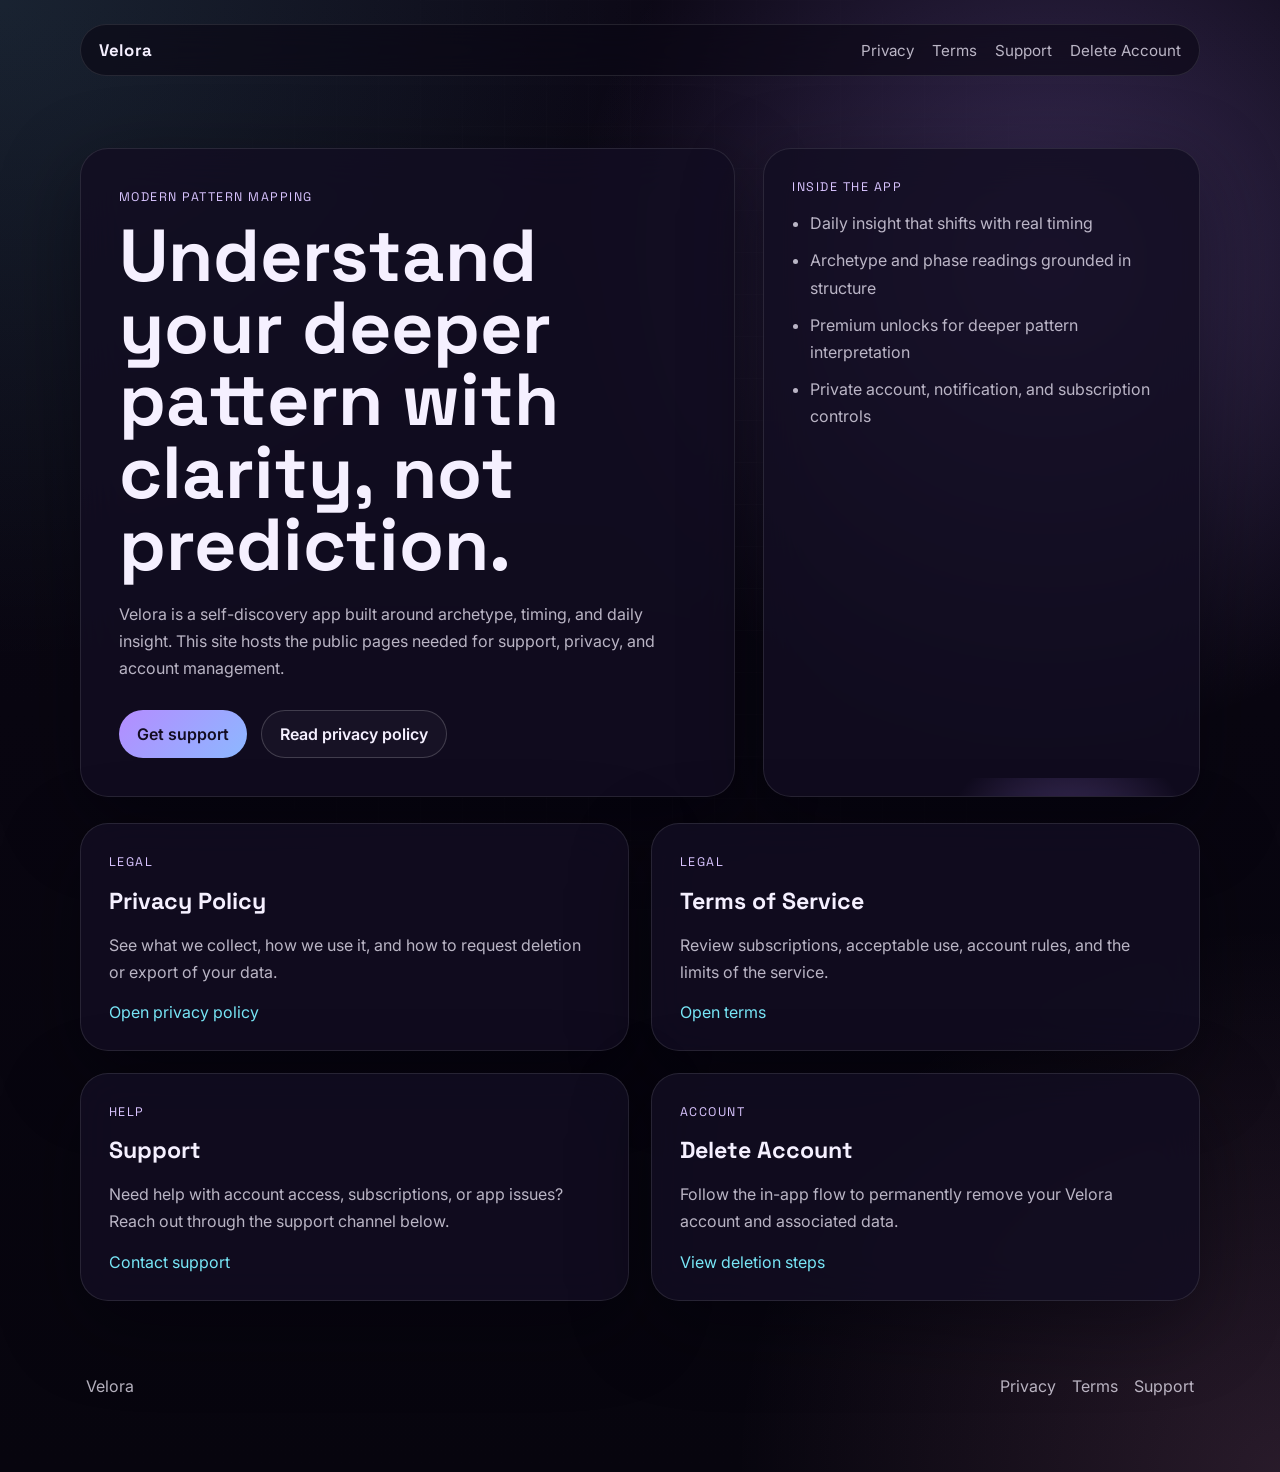
<file: index.html>
<!DOCTYPE html>
<html lang="en">
  <head>
    <meta charset="UTF-8" />
    <meta name="viewport" content="width=device-width, initial-scale=1.0" />
    <title>Velora</title>
    <meta
      name="description"
      content="Velora is a modern self-discovery app for archetype, timing, and daily insight."
    />
    <link rel="preconnect" href="https://fonts.googleapis.com" />
    <link rel="preconnect" href="https://fonts.gstatic.com" crossorigin />
    <link
      href="https://fonts.googleapis.com/css2?family=Inter:wght@400;500;600;700&family=Space+Grotesk:wght@500;600;700&display=swap"
      rel="stylesheet"
    />
    <link rel="stylesheet" href="/styles.css" />
  </head>
  <body>
    <div class="site-shell">
      <header class="topbar">
        <a class="brand" href="/">Velora</a>
        <nav class="nav">
          <a href="/privacy/">Privacy</a>
          <a href="/terms/">Terms</a>
          <a href="/support/">Support</a>
          <a href="/delete-account/">Delete Account</a>
        </nav>
      </header>

      <main>
        <section class="hero">
          <div class="hero-copy">
            <p class="eyebrow">Modern pattern mapping</p>
            <h1>Understand your deeper pattern with clarity, not prediction.</h1>
            <p class="lede">
              Velora is a self-discovery app built around archetype, timing, and daily insight.
              This site hosts the public pages needed for support, privacy, and account management.
            </p>
            <div class="hero-actions">
              <a class="button button-primary" href="/support/">Get support</a>
              <a class="button button-secondary" href="/privacy/">Read privacy policy</a>
            </div>
          </div>
          <div class="hero-card">
            <p class="card-label">Inside the app</p>
            <ul class="feature-list">
              <li>Daily insight that shifts with real timing</li>
              <li>Archetype and phase readings grounded in structure</li>
              <li>Premium unlocks for deeper pattern interpretation</li>
              <li>Private account, notification, and subscription controls</li>
            </ul>
          </div>
        </section>

        <section class="grid-section">
          <article class="info-card">
            <p class="card-kicker">Legal</p>
            <h2>Privacy Policy</h2>
            <p>
              See what we collect, how we use it, and how to request deletion or export of your
              data.
            </p>
            <a class="inline-link" href="/privacy/">Open privacy policy</a>
          </article>

          <article class="info-card">
            <p class="card-kicker">Legal</p>
            <h2>Terms of Service</h2>
            <p>
              Review subscriptions, acceptable use, account rules, and the limits of the service.
            </p>
            <a class="inline-link" href="/terms/">Open terms</a>
          </article>

          <article class="info-card">
            <p class="card-kicker">Help</p>
            <h2>Support</h2>
            <p>
              Need help with account access, subscriptions, or app issues? Reach out through the
              support channel below.
            </p>
            <a class="inline-link" href="/support/">Contact support</a>
          </article>

          <article class="info-card">
            <p class="card-kicker">Account</p>
            <h2>Delete Account</h2>
            <p>
              Follow the in-app flow to permanently remove your Velora account and associated data.
            </p>
            <a class="inline-link" href="/delete-account/">View deletion steps</a>
          </article>
        </section>
      </main>

      <footer class="footer">
        <p>Velora</p>
        <p class="footer-links">
          <a href="/privacy/">Privacy</a>
          <a href="/terms/">Terms</a>
          <a href="/support/">Support</a>
        </p>
      </footer>
    </div>
  </body>
</html>
</file>
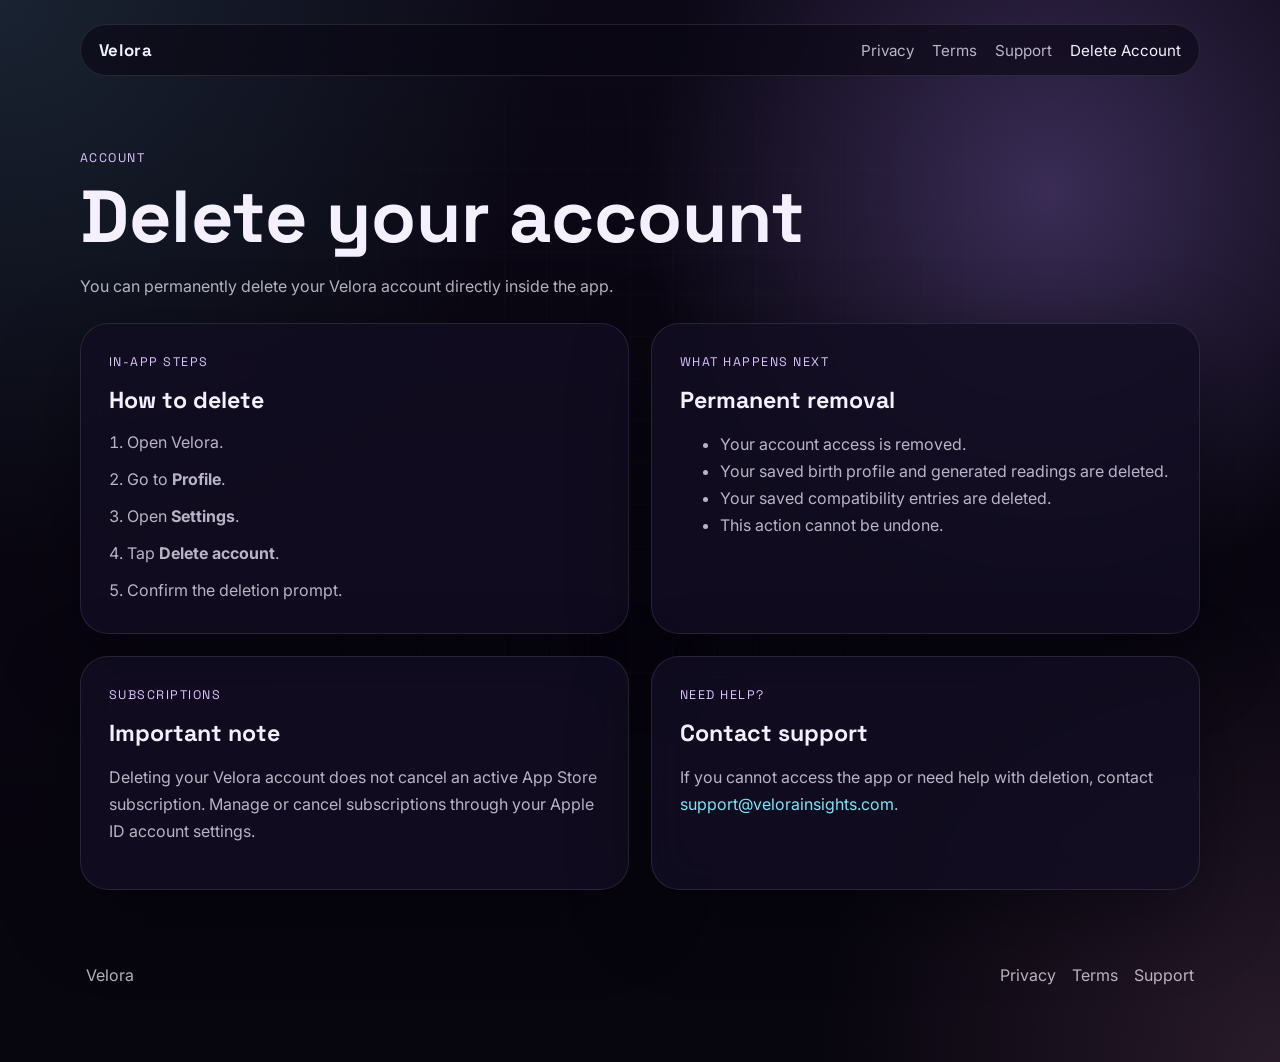
<file: delete-account/index.html>
<!DOCTYPE html>
<html lang="en">
  <head>
    <meta charset="UTF-8" />
    <meta name="viewport" content="width=device-width, initial-scale=1.0" />
    <title>Delete Your Velora Account</title>
    <meta
      name="description"
      content="Instructions for deleting your Velora account and understanding what data is removed."
    />
    <link rel="preconnect" href="https://fonts.googleapis.com" />
    <link rel="preconnect" href="https://fonts.gstatic.com" crossorigin />
    <link
      href="https://fonts.googleapis.com/css2?family=Inter:wght@400;500;600;700&family=Space+Grotesk:wght@500;600;700&display=swap"
      rel="stylesheet"
    />
    <link rel="stylesheet" href="/styles.css" />
  </head>
  <body>
    <div class="site-shell">
      <header class="topbar">
        <a class="brand" href="/">Velora</a>
        <nav class="nav">
          <a href="/privacy/">Privacy</a>
          <a href="/terms/">Terms</a>
          <a href="/support/">Support</a>
          <a href="/delete-account/" aria-current="page">Delete Account</a>
        </nav>
      </header>

      <main class="page-layout">
        <section class="page-hero">
          <p class="eyebrow">Account</p>
          <h1>Delete your account</h1>
          <p class="lede">
            You can permanently delete your Velora account directly inside the app.
          </p>
        </section>

        <section class="grid-section support-grid">
          <article class="info-card">
            <p class="card-kicker">In-app steps</p>
            <h2>How to delete</h2>
            <ol class="ordered-list">
              <li>Open Velora.</li>
              <li>Go to <strong>Profile</strong>.</li>
              <li>Open <strong>Settings</strong>.</li>
              <li>Tap <strong>Delete account</strong>.</li>
              <li>Confirm the deletion prompt.</li>
            </ol>
          </article>

          <article class="info-card">
            <p class="card-kicker">What happens next</p>
            <h2>Permanent removal</h2>
            <ul>
              <li>Your account access is removed.</li>
              <li>Your saved birth profile and generated readings are deleted.</li>
              <li>Your saved compatibility entries are deleted.</li>
              <li>This action cannot be undone.</li>
            </ul>
          </article>

          <article class="info-card">
            <p class="card-kicker">Subscriptions</p>
            <h2>Important note</h2>
            <p>
              Deleting your Velora account does not cancel an active App Store subscription. Manage
              or cancel subscriptions through your Apple ID account settings.
            </p>
          </article>

          <article class="info-card">
            <p class="card-kicker">Need help?</p>
            <h2>Contact support</h2>
            <p>
              If you cannot access the app or need help with deletion, contact
              <a class="inline-link" href="mailto:support@velorainsights.com">support@velorainsights.com</a>.
            </p>
          </article>
        </section>
      </main>

      <footer class="footer">
        <p>Velora</p>
        <p class="footer-links">
          <a href="/privacy/">Privacy</a>
          <a href="/terms/">Terms</a>
          <a href="/support/">Support</a>
        </p>
      </footer>
    </div>
  </body>
</html>
</file>
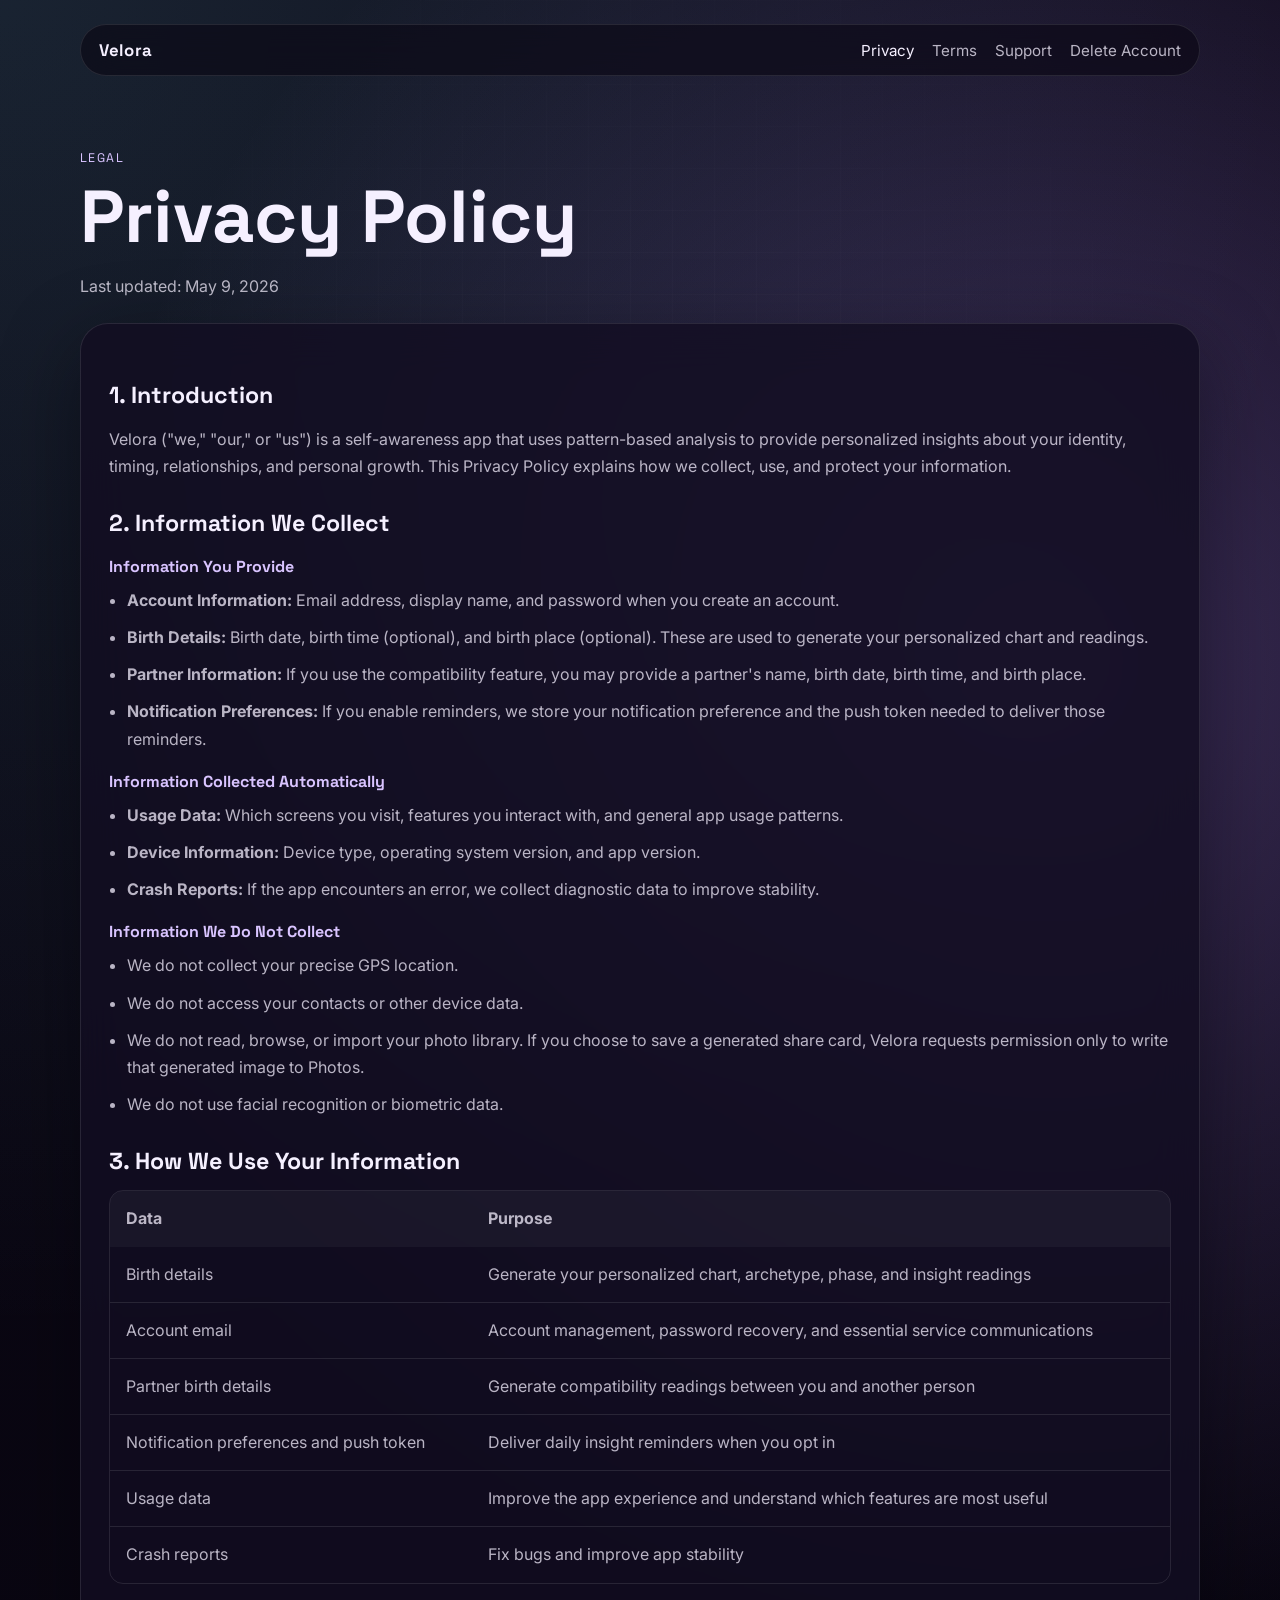
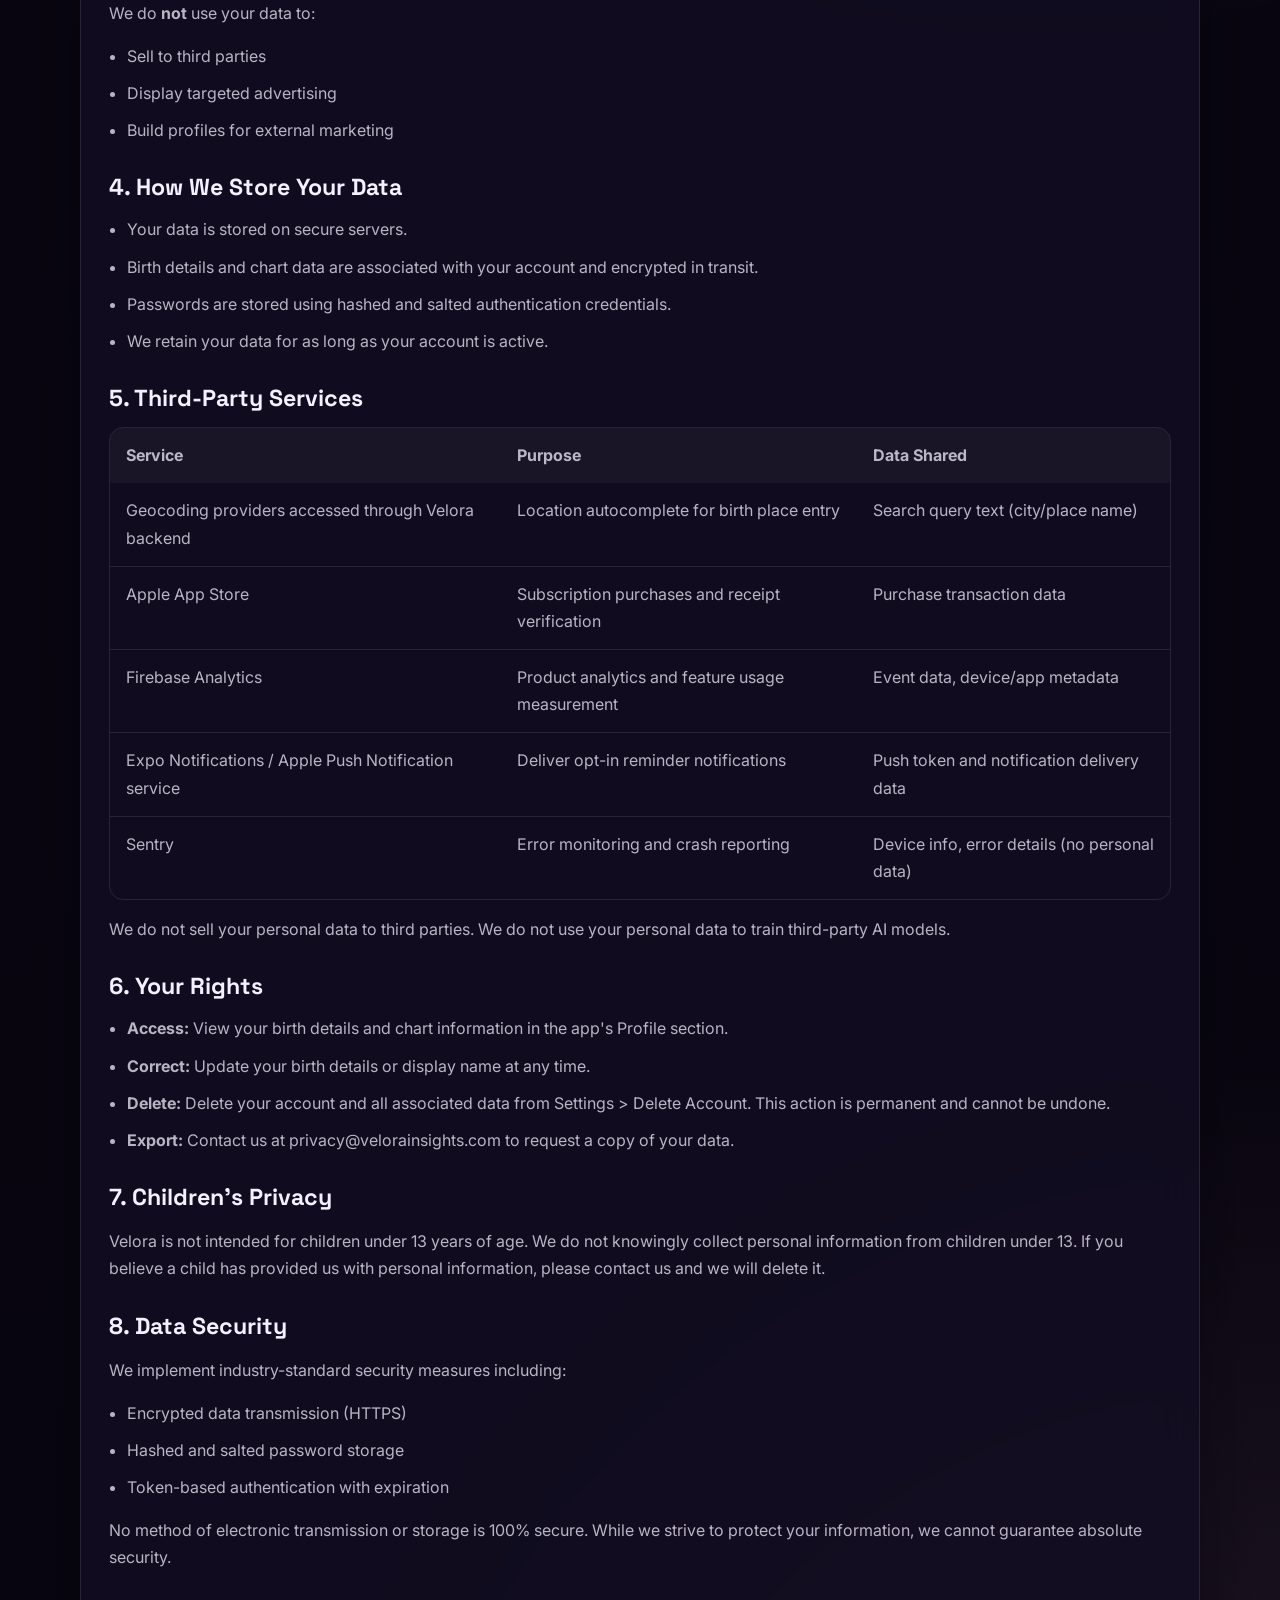
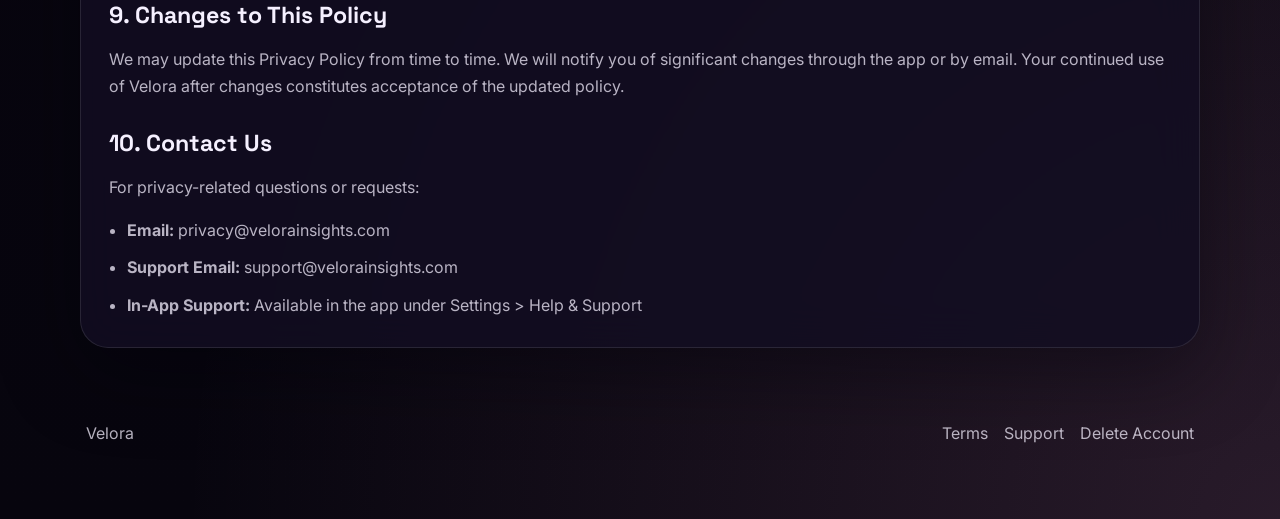
<file: privacy/index.html>
<!DOCTYPE html>
<html lang="en">
  <head>
    <meta charset="UTF-8" />
    <meta name="viewport" content="width=device-width, initial-scale=1.0" />
    <title>Velora Privacy Policy</title>
    <meta
      name="description"
      content="Velora privacy policy covering data collection, storage, notifications, analytics, and your rights."
    />
    <link rel="preconnect" href="https://fonts.googleapis.com" />
    <link rel="preconnect" href="https://fonts.gstatic.com" crossorigin />
    <link
      href="https://fonts.googleapis.com/css2?family=Inter:wght@400;500;600;700&family=Space+Grotesk:wght@500;600;700&display=swap"
      rel="stylesheet"
    />
    <link rel="stylesheet" href="/styles.css" />
  </head>
  <body>
    <div class="site-shell">
      <header class="topbar">
        <a class="brand" href="/">Velora</a>
        <nav class="nav">
          <a href="/privacy/" aria-current="page">Privacy</a>
          <a href="/terms/">Terms</a>
          <a href="/support/">Support</a>
          <a href="/delete-account/">Delete Account</a>
        </nav>
      </header>

      <main class="page-layout">
        <section class="page-hero">
          <p class="eyebrow">Legal</p>
          <h1>Privacy Policy</h1>
          <p class="lede">Last updated: May 9, 2026</p>
        </section>

        <article class="legal-card">
          <h2>1. Introduction</h2>
          <p>
            Velora ("we," "our," or "us") is a self-awareness app that uses pattern-based analysis
            to provide personalized insights about your identity, timing, relationships, and
            personal growth. This Privacy Policy explains how we collect, use, and protect your
            information.
          </p>

          <h2>2. Information We Collect</h2>
          <h3>Information You Provide</h3>
          <ul>
            <li>
              <strong>Account Information:</strong> Email address, display name, and password when
              you create an account.
            </li>
            <li>
              <strong>Birth Details:</strong> Birth date, birth time (optional), and birth place
              (optional). These are used to generate your personalized chart and readings.
            </li>
            <li>
              <strong>Partner Information:</strong> If you use the compatibility feature, you may
              provide a partner's name, birth date, birth time, and birth place.
            </li>
            <li>
              <strong>Notification Preferences:</strong> If you enable reminders, we store your
              notification preference and the push token needed to deliver those reminders.
            </li>
          </ul>

          <h3>Information Collected Automatically</h3>
          <ul>
            <li><strong>Usage Data:</strong> Which screens you visit, features you interact with, and general app usage patterns.</li>
            <li><strong>Device Information:</strong> Device type, operating system version, and app version.</li>
            <li><strong>Crash Reports:</strong> If the app encounters an error, we collect diagnostic data to improve stability.</li>
          </ul>

          <h3>Information We Do Not Collect</h3>
          <ul>
            <li>We do not collect your precise GPS location.</li>
            <li>We do not access your contacts or other device data.</li>
            <li>
              We do not read, browse, or import your photo library. If you choose to save a
              generated share card, Velora requests permission only to write that generated image to
              Photos.
            </li>
            <li>We do not use facial recognition or biometric data.</li>
          </ul>

          <h2>3. How We Use Your Information</h2>
          <div class="table-wrap">
            <table>
              <thead>
                <tr>
                  <th>Data</th>
                  <th>Purpose</th>
                </tr>
              </thead>
              <tbody>
                <tr>
                  <td>Birth details</td>
                  <td>Generate your personalized chart, archetype, phase, and insight readings</td>
                </tr>
                <tr>
                  <td>Account email</td>
                  <td>Account management, password recovery, and essential service communications</td>
                </tr>
                <tr>
                  <td>Partner birth details</td>
                  <td>Generate compatibility readings between you and another person</td>
                </tr>
                <tr>
                  <td>Notification preferences and push token</td>
                  <td>Deliver daily insight reminders when you opt in</td>
                </tr>
                <tr>
                  <td>Usage data</td>
                  <td>Improve the app experience and understand which features are most useful</td>
                </tr>
                <tr>
                  <td>Crash reports</td>
                  <td>Fix bugs and improve app stability</td>
                </tr>
              </tbody>
            </table>
          </div>

          <p>We do <strong>not</strong> use your data to:</p>
          <ul>
            <li>Sell to third parties</li>
            <li>Display targeted advertising</li>
            <li>Build profiles for external marketing</li>
          </ul>

          <h2>4. How We Store Your Data</h2>
          <ul>
            <li>Your data is stored on secure servers.</li>
            <li>Birth details and chart data are associated with your account and encrypted in transit.</li>
            <li>Passwords are stored using hashed and salted authentication credentials.</li>
            <li>We retain your data for as long as your account is active.</li>
          </ul>

          <h2>5. Third-Party Services</h2>
          <div class="table-wrap">
            <table>
              <thead>
                <tr>
                  <th>Service</th>
                  <th>Purpose</th>
                  <th>Data Shared</th>
                </tr>
              </thead>
              <tbody>
                <tr>
                  <td>Geocoding providers accessed through Velora backend</td>
                  <td>Location autocomplete for birth place entry</td>
                  <td>Search query text (city/place name)</td>
                </tr>
                <tr>
                  <td>Apple App Store</td>
                  <td>Subscription purchases and receipt verification</td>
                  <td>Purchase transaction data</td>
                </tr>
                <tr>
                  <td>Firebase Analytics</td>
                  <td>Product analytics and feature usage measurement</td>
                  <td>Event data, device/app metadata</td>
                </tr>
                <tr>
                  <td>Expo Notifications / Apple Push Notification service</td>
                  <td>Deliver opt-in reminder notifications</td>
                  <td>Push token and notification delivery data</td>
                </tr>
                <tr>
                  <td>Sentry</td>
                  <td>Error monitoring and crash reporting</td>
                  <td>Device info, error details (no personal data)</td>
                </tr>
              </tbody>
            </table>
          </div>

          <p>
            We do not sell your personal data to third parties. We do not use your personal data to
            train third-party AI models.
          </p>

          <h2>6. Your Rights</h2>
          <ul>
            <li><strong>Access:</strong> View your birth details and chart information in the app's Profile section.</li>
            <li><strong>Correct:</strong> Update your birth details or display name at any time.</li>
            <li><strong>Delete:</strong> Delete your account and all associated data from Settings &gt; Delete Account. This action is permanent and cannot be undone.</li>
            <li><strong>Export:</strong> Contact us at <a href="mailto:privacy@velorainsights.com">privacy@velorainsights.com</a> to request a copy of your data.</li>
          </ul>

          <h2>7. Children's Privacy</h2>
          <p>
            Velora is not intended for children under 13 years of age. We do not knowingly collect
            personal information from children under 13. If you believe a child has provided us with
            personal information, please contact us and we will delete it.
          </p>

          <h2>8. Data Security</h2>
          <p>We implement industry-standard security measures including:</p>
          <ul>
            <li>Encrypted data transmission (HTTPS)</li>
            <li>Hashed and salted password storage</li>
            <li>Token-based authentication with expiration</li>
          </ul>
          <p>
            No method of electronic transmission or storage is 100% secure. While we strive to
            protect your information, we cannot guarantee absolute security.
          </p>

          <h2>9. Changes to This Policy</h2>
          <p>
            We may update this Privacy Policy from time to time. We will notify you of significant
            changes through the app or by email. Your continued use of Velora after changes
            constitutes acceptance of the updated policy.
          </p>

          <h2>10. Contact Us</h2>
          <p>For privacy-related questions or requests:</p>
          <ul>
            <li><strong>Email:</strong> <a href="mailto:privacy@velorainsights.com">privacy@velorainsights.com</a></li>
            <li><strong>Support Email:</strong> <a href="mailto:support@velorainsights.com">support@velorainsights.com</a></li>
            <li><strong>In-App Support:</strong> Available in the app under Settings &gt; Help &amp; Support</li>
          </ul>
        </article>
      </main>

      <footer class="footer">
        <p>Velora</p>
        <p class="footer-links">
          <a href="/terms/">Terms</a>
          <a href="/support/">Support</a>
          <a href="/delete-account/">Delete Account</a>
        </p>
      </footer>
    </div>
  </body>
</html>
</file>
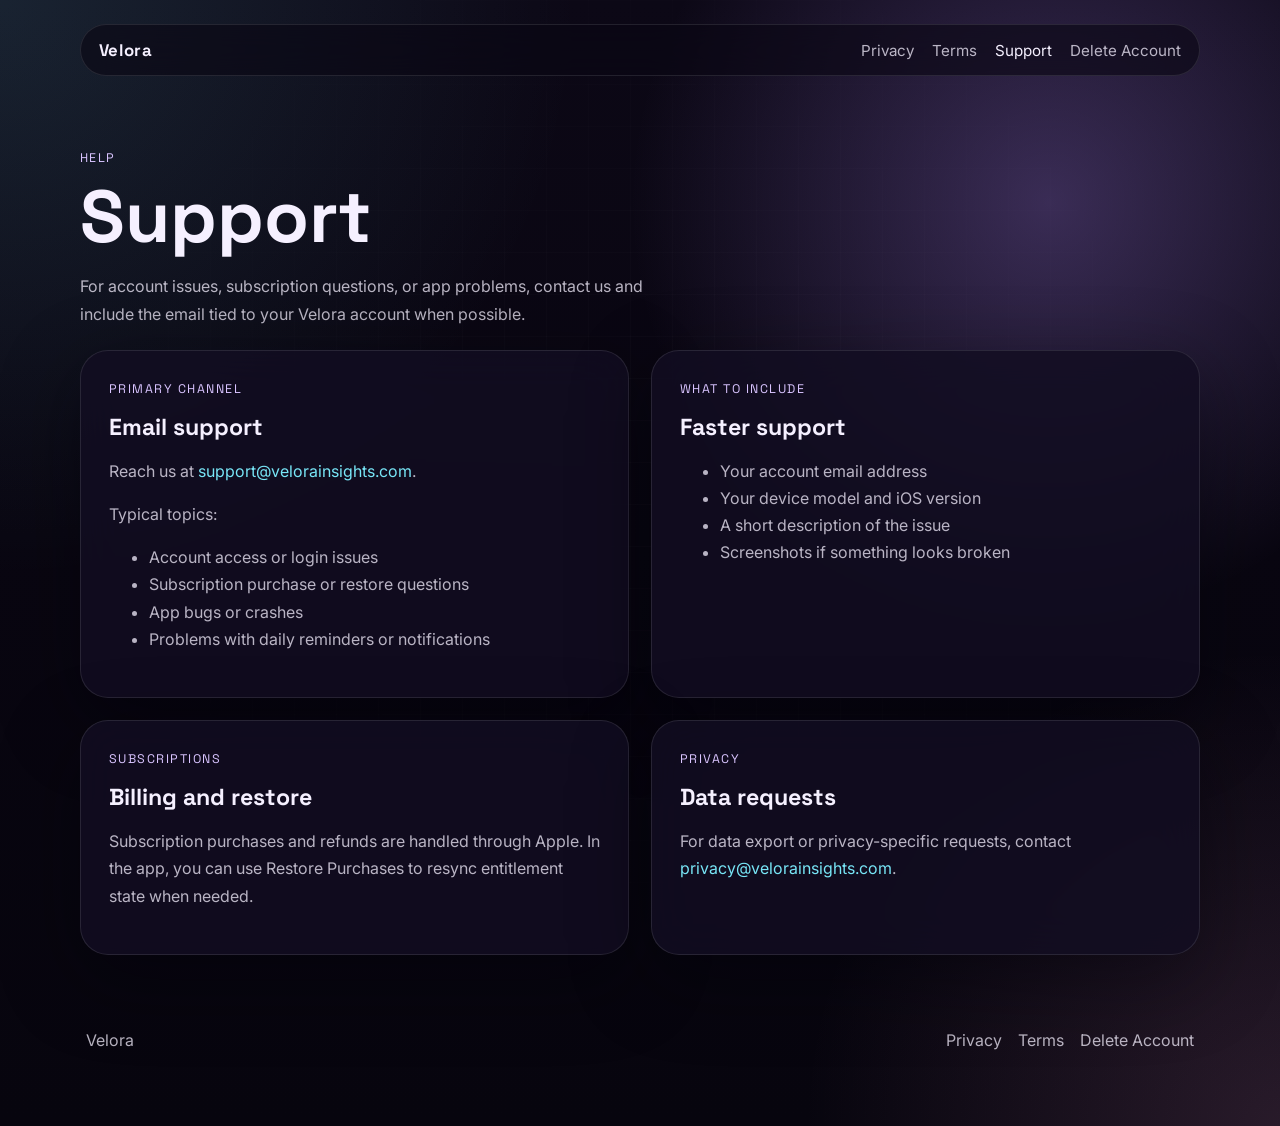
<file: support/index.html>
<!DOCTYPE html>
<html lang="en">
  <head>
    <meta charset="UTF-8" />
    <meta name="viewport" content="width=device-width, initial-scale=1.0" />
    <title>Velora Support</title>
    <meta
      name="description"
      content="Velora support for account, subscription, onboarding, and technical questions."
    />
    <link rel="preconnect" href="https://fonts.googleapis.com" />
    <link rel="preconnect" href="https://fonts.gstatic.com" crossorigin />
    <link
      href="https://fonts.googleapis.com/css2?family=Inter:wght@400;500;600;700&family=Space+Grotesk:wght@500;600;700&display=swap"
      rel="stylesheet"
    />
    <link rel="stylesheet" href="/styles.css" />
  </head>
  <body>
    <div class="site-shell">
      <header class="topbar">
        <a class="brand" href="/">Velora</a>
        <nav class="nav">
          <a href="/privacy/">Privacy</a>
          <a href="/terms/">Terms</a>
          <a href="/support/" aria-current="page">Support</a>
          <a href="/delete-account/">Delete Account</a>
        </nav>
      </header>

      <main class="page-layout">
        <section class="page-hero">
          <p class="eyebrow">Help</p>
          <h1>Support</h1>
          <p class="lede">
            For account issues, subscription questions, or app problems, contact us and include the
            email tied to your Velora account when possible.
          </p>
        </section>

        <section class="grid-section support-grid">
          <article class="info-card">
            <p class="card-kicker">Primary channel</p>
            <h2>Email support</h2>
            <p>
              Reach us at <a class="inline-link" href="mailto:support@velorainsights.com">support@velorainsights.com</a>.
            </p>
            <p>Typical topics:</p>
            <ul>
              <li>Account access or login issues</li>
              <li>Subscription purchase or restore questions</li>
              <li>App bugs or crashes</li>
              <li>Problems with daily reminders or notifications</li>
            </ul>
          </article>

          <article class="info-card">
            <p class="card-kicker">What to include</p>
            <h2>Faster support</h2>
            <ul>
              <li>Your account email address</li>
              <li>Your device model and iOS version</li>
              <li>A short description of the issue</li>
              <li>Screenshots if something looks broken</li>
            </ul>
          </article>

          <article class="info-card">
            <p class="card-kicker">Subscriptions</p>
            <h2>Billing and restore</h2>
            <p>
              Subscription purchases and refunds are handled through Apple. In the app, you can use
              Restore Purchases to resync entitlement state when needed.
            </p>
          </article>

          <article class="info-card">
            <p class="card-kicker">Privacy</p>
            <h2>Data requests</h2>
            <p>
              For data export or privacy-specific requests, contact
              <a class="inline-link" href="mailto:privacy@velorainsights.com">privacy@velorainsights.com</a>.
            </p>
          </article>
        </section>
      </main>

      <footer class="footer">
        <p>Velora</p>
        <p class="footer-links">
          <a href="/privacy/">Privacy</a>
          <a href="/terms/">Terms</a>
          <a href="/delete-account/">Delete Account</a>
        </p>
      </footer>
    </div>
  </body>
</html>
</file>
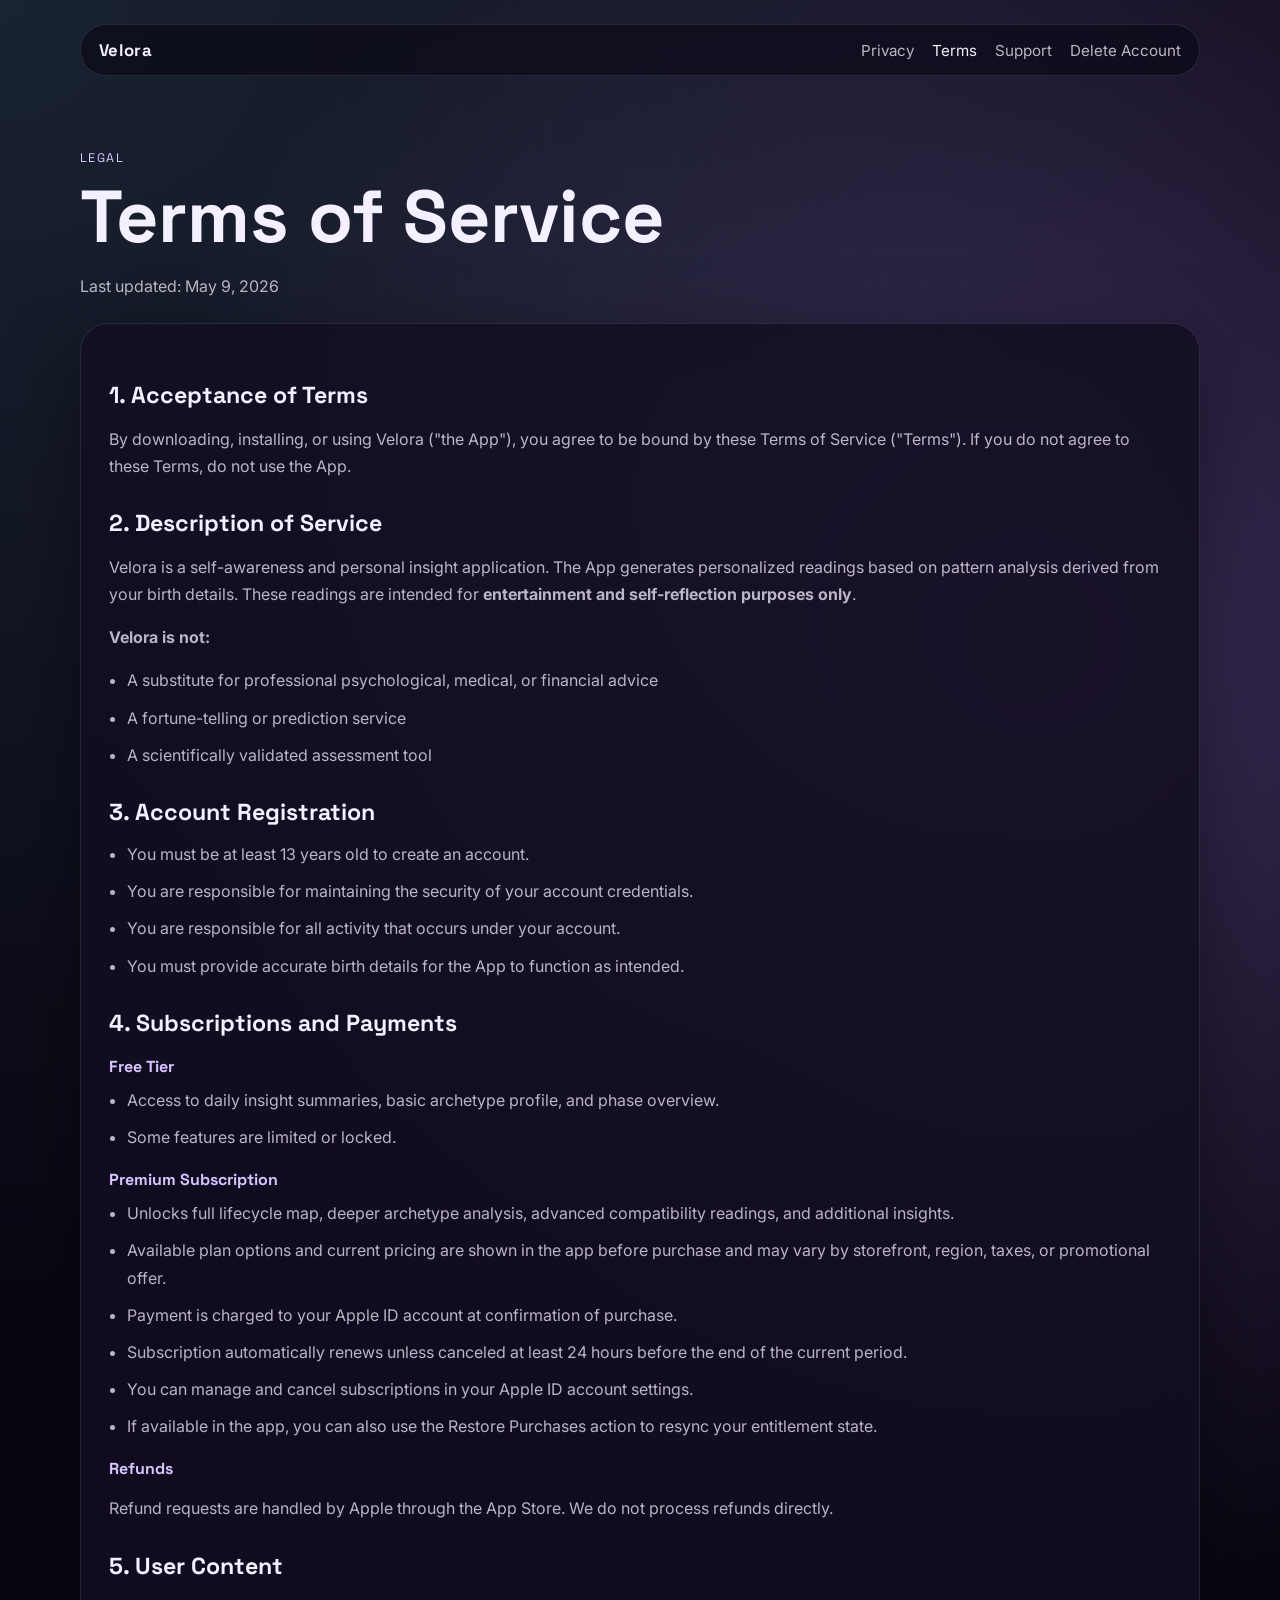
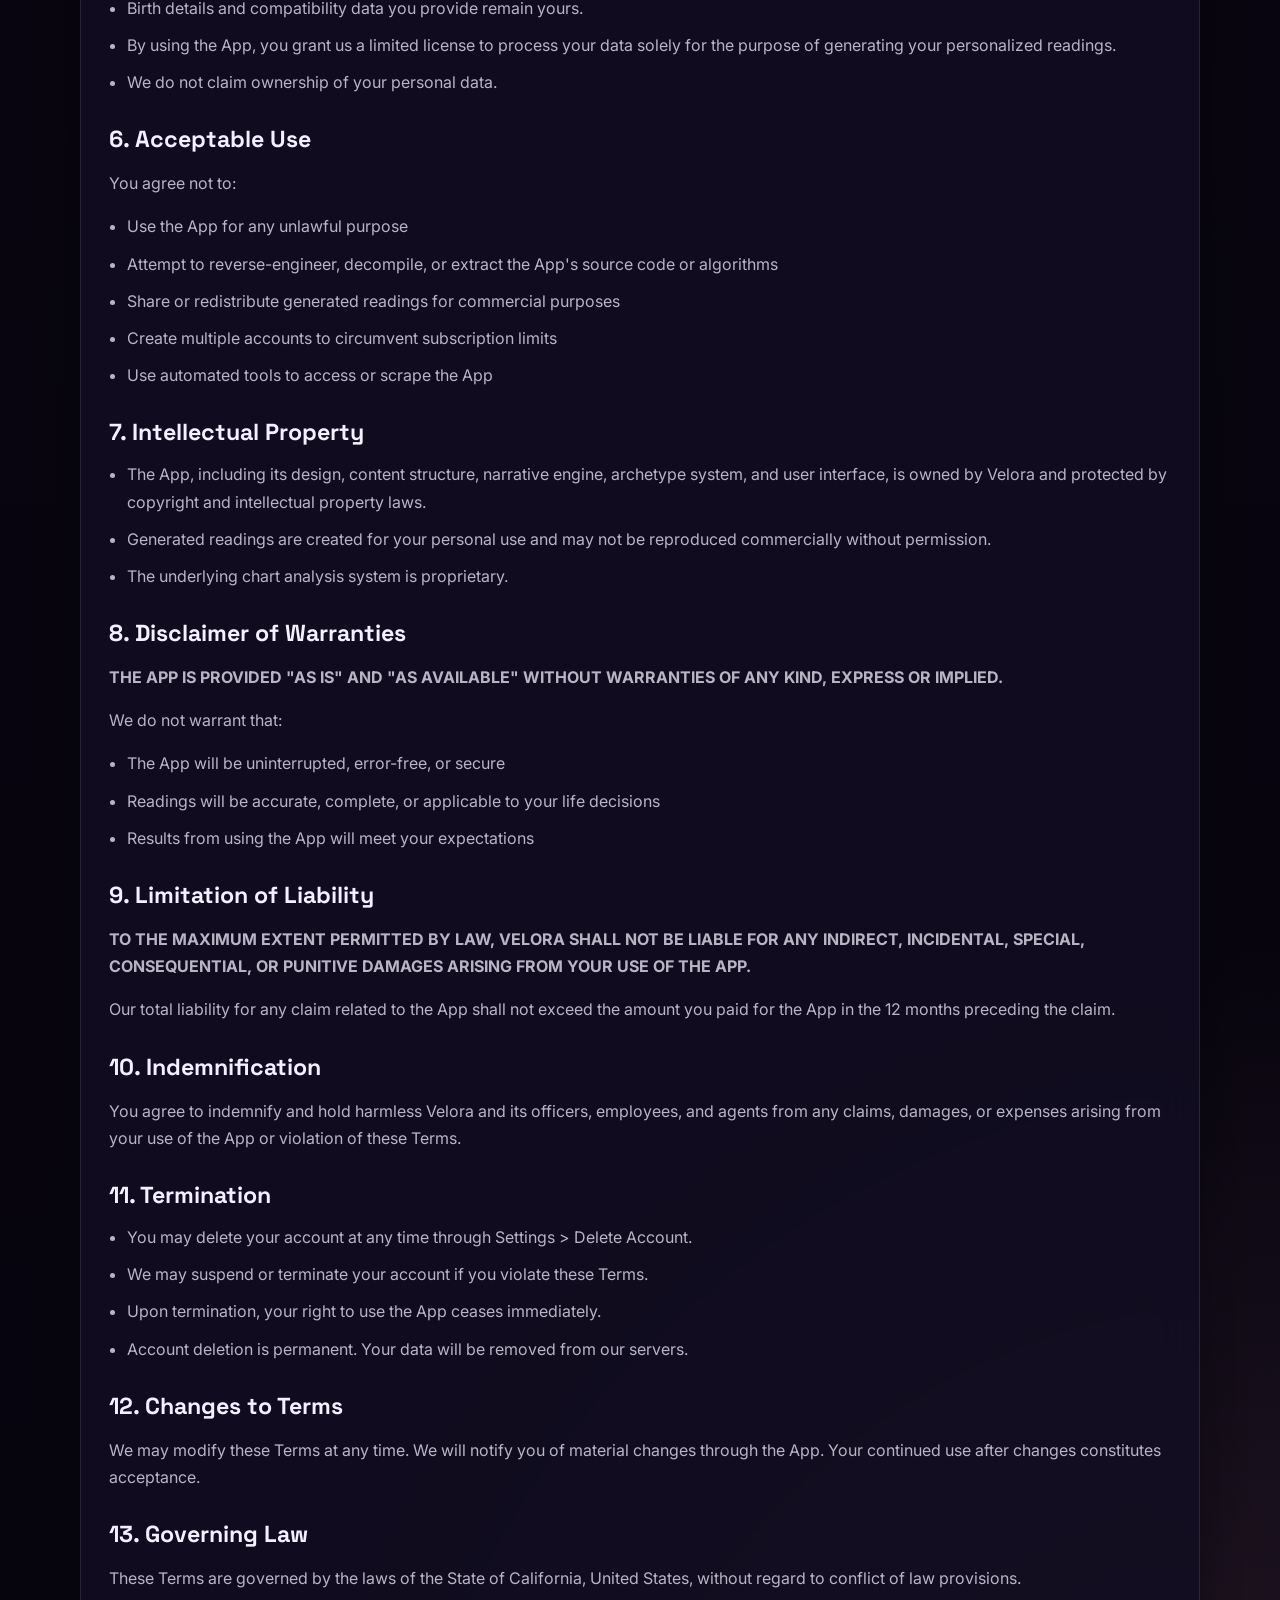
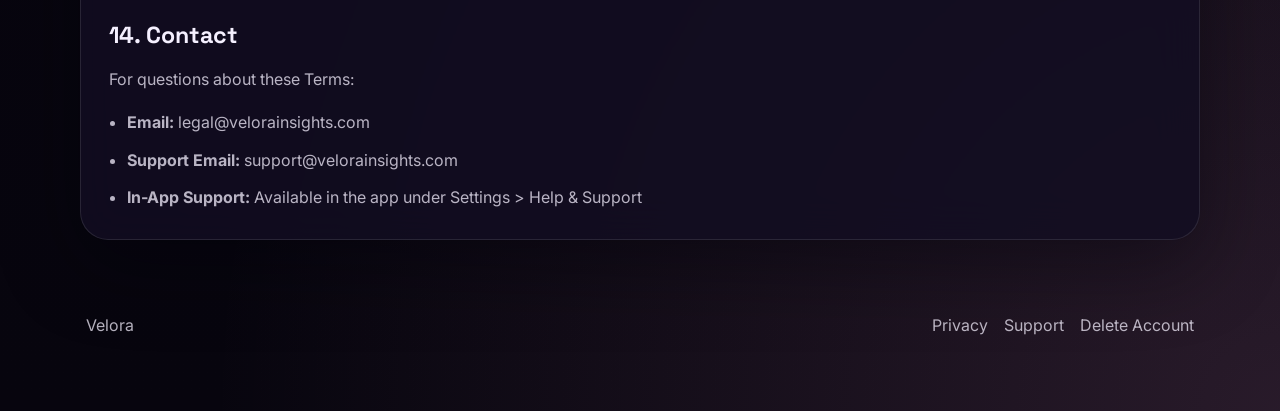
<file: terms/index.html>
<!DOCTYPE html>
<html lang="en">
  <head>
    <meta charset="UTF-8" />
    <meta name="viewport" content="width=device-width, initial-scale=1.0" />
    <title>Velora Terms of Service</title>
    <meta
      name="description"
      content="Velora terms of service covering subscriptions, acceptable use, account management, and limitations."
    />
    <link rel="preconnect" href="https://fonts.googleapis.com" />
    <link rel="preconnect" href="https://fonts.gstatic.com" crossorigin />
    <link
      href="https://fonts.googleapis.com/css2?family=Inter:wght@400;500;600;700&family=Space+Grotesk:wght@500;600;700&display=swap"
      rel="stylesheet"
    />
    <link rel="stylesheet" href="/styles.css" />
  </head>
  <body>
    <div class="site-shell">
      <header class="topbar">
        <a class="brand" href="/">Velora</a>
        <nav class="nav">
          <a href="/privacy/">Privacy</a>
          <a href="/terms/" aria-current="page">Terms</a>
          <a href="/support/">Support</a>
          <a href="/delete-account/">Delete Account</a>
        </nav>
      </header>

      <main class="page-layout">
        <section class="page-hero">
          <p class="eyebrow">Legal</p>
          <h1>Terms of Service</h1>
          <p class="lede">Last updated: May 9, 2026</p>
        </section>

        <article class="legal-card">
          <h2>1. Acceptance of Terms</h2>
          <p>
            By downloading, installing, or using Velora ("the App"), you agree to be bound by these
            Terms of Service ("Terms"). If you do not agree to these Terms, do not use the App.
          </p>

          <h2>2. Description of Service</h2>
          <p>
            Velora is a self-awareness and personal insight application. The App generates
            personalized readings based on pattern analysis derived from your birth details. These
            readings are intended for <strong>entertainment and self-reflection purposes only</strong>.
          </p>
          <p><strong>Velora is not:</strong></p>
          <ul>
            <li>A substitute for professional psychological, medical, or financial advice</li>
            <li>A fortune-telling or prediction service</li>
            <li>A scientifically validated assessment tool</li>
          </ul>

          <h2>3. Account Registration</h2>
          <ul>
            <li>You must be at least 13 years old to create an account.</li>
            <li>You are responsible for maintaining the security of your account credentials.</li>
            <li>You are responsible for all activity that occurs under your account.</li>
            <li>You must provide accurate birth details for the App to function as intended.</li>
          </ul>

          <h2>4. Subscriptions and Payments</h2>
          <h3>Free Tier</h3>
          <ul>
            <li>Access to daily insight summaries, basic archetype profile, and phase overview.</li>
            <li>Some features are limited or locked.</li>
          </ul>

          <h3>Premium Subscription</h3>
          <ul>
            <li>Unlocks full lifecycle map, deeper archetype analysis, advanced compatibility readings, and additional insights.</li>
            <li>Available plan options and current pricing are shown in the app before purchase and may vary by storefront, region, taxes, or promotional offer.</li>
            <li>Payment is charged to your Apple ID account at confirmation of purchase.</li>
            <li>Subscription automatically renews unless canceled at least 24 hours before the end of the current period.</li>
            <li>You can manage and cancel subscriptions in your Apple ID account settings.</li>
            <li>If available in the app, you can also use the Restore Purchases action to resync your entitlement state.</li>
          </ul>

          <h3>Refunds</h3>
          <p>Refund requests are handled by Apple through the App Store. We do not process refunds directly.</p>

          <h2>5. User Content</h2>
          <ul>
            <li>Birth details and compatibility data you provide remain yours.</li>
            <li>By using the App, you grant us a limited license to process your data solely for the purpose of generating your personalized readings.</li>
            <li>We do not claim ownership of your personal data.</li>
          </ul>

          <h2>6. Acceptable Use</h2>
          <p>You agree not to:</p>
          <ul>
            <li>Use the App for any unlawful purpose</li>
            <li>Attempt to reverse-engineer, decompile, or extract the App's source code or algorithms</li>
            <li>Share or redistribute generated readings for commercial purposes</li>
            <li>Create multiple accounts to circumvent subscription limits</li>
            <li>Use automated tools to access or scrape the App</li>
          </ul>

          <h2>7. Intellectual Property</h2>
          <ul>
            <li>The App, including its design, content structure, narrative engine, archetype system, and user interface, is owned by Velora and protected by copyright and intellectual property laws.</li>
            <li>Generated readings are created for your personal use and may not be reproduced commercially without permission.</li>
            <li>The underlying chart analysis system is proprietary.</li>
          </ul>

          <h2>8. Disclaimer of Warranties</h2>
          <p><strong>THE APP IS PROVIDED "AS IS" AND "AS AVAILABLE" WITHOUT WARRANTIES OF ANY KIND, EXPRESS OR IMPLIED.</strong></p>
          <p>We do not warrant that:</p>
          <ul>
            <li>The App will be uninterrupted, error-free, or secure</li>
            <li>Readings will be accurate, complete, or applicable to your life decisions</li>
            <li>Results from using the App will meet your expectations</li>
          </ul>

          <h2>9. Limitation of Liability</h2>
          <p>
            <strong>TO THE MAXIMUM EXTENT PERMITTED BY LAW, VELORA SHALL NOT BE LIABLE FOR ANY INDIRECT, INCIDENTAL, SPECIAL, CONSEQUENTIAL, OR PUNITIVE DAMAGES ARISING FROM YOUR USE OF THE APP.</strong>
          </p>
          <p>
            Our total liability for any claim related to the App shall not exceed the amount you
            paid for the App in the 12 months preceding the claim.
          </p>

          <h2>10. Indemnification</h2>
          <p>
            You agree to indemnify and hold harmless Velora and its officers, employees, and agents
            from any claims, damages, or expenses arising from your use of the App or violation of
            these Terms.
          </p>

          <h2>11. Termination</h2>
          <ul>
            <li>You may delete your account at any time through Settings &gt; Delete Account.</li>
            <li>We may suspend or terminate your account if you violate these Terms.</li>
            <li>Upon termination, your right to use the App ceases immediately.</li>
            <li>Account deletion is permanent. Your data will be removed from our servers.</li>
          </ul>

          <h2>12. Changes to Terms</h2>
          <p>
            We may modify these Terms at any time. We will notify you of material changes through
            the App. Your continued use after changes constitutes acceptance.
          </p>

          <h2>13. Governing Law</h2>
          <p>
            These Terms are governed by the laws of the State of California, United States, without
            regard to conflict of law provisions.
          </p>

          <h2>14. Contact</h2>
          <p>For questions about these Terms:</p>
          <ul>
            <li><strong>Email:</strong> <a href="mailto:legal@velorainsights.com">legal@velorainsights.com</a></li>
            <li><strong>Support Email:</strong> <a href="mailto:support@velorainsights.com">support@velorainsights.com</a></li>
            <li><strong>In-App Support:</strong> Available in the app under Settings &gt; Help &amp; Support</li>
          </ul>
        </article>
      </main>

      <footer class="footer">
        <p>Velora</p>
        <p class="footer-links">
          <a href="/privacy/">Privacy</a>
          <a href="/support/">Support</a>
          <a href="/delete-account/">Delete Account</a>
        </p>
      </footer>
    </div>
  </body>
</html>
</file>
<file: styles.css>
:root {
  --bg: #090611;
  --bg-elevated: rgba(19, 14, 34, 0.84);
  --bg-soft: rgba(255, 255, 255, 0.04);
  --line: rgba(255, 255, 255, 0.1);
  --line-strong: rgba(255, 255, 255, 0.18);
  --text: #f5f0ff;
  --text-soft: rgba(245, 240, 255, 0.74);
  --text-muted: rgba(245, 240, 255, 0.52);
  --accent: #b48cff;
  --accent-strong: #d9c4ff;
  --accent-deep: #1c1430;
  --cyan: #78e6f7;
  --rose: #f39dd4;
  --shadow: 0 24px 80px rgba(2, 0, 10, 0.42);
  --radius-xl: 28px;
  --radius-lg: 20px;
  --radius-md: 14px;
  --container: 1120px;
}

* {
  box-sizing: border-box;
}

html {
  scroll-behavior: smooth;
}

body {
  margin: 0;
  min-height: 100vh;
  font-family: "Inter", sans-serif;
  color: var(--text);
  background:
    radial-gradient(circle at top left, rgba(120, 230, 247, 0.12), transparent 34%),
    radial-gradient(circle at 82% 18%, rgba(180, 140, 255, 0.28), transparent 30%),
    radial-gradient(circle at bottom right, rgba(243, 157, 212, 0.14), transparent 28%),
    linear-gradient(180deg, #0c0816 0%, var(--bg) 48%, #07050e 100%);
}

body::before {
  content: "";
  position: fixed;
  inset: 0;
  pointer-events: none;
  background-image:
    linear-gradient(rgba(255, 255, 255, 0.025) 1px, transparent 1px),
    linear-gradient(90deg, rgba(255, 255, 255, 0.025) 1px, transparent 1px);
  background-size: 42px 42px;
  mask-image: radial-gradient(circle at center, rgba(0, 0, 0, 0.9), transparent 88%);
}

a {
  color: inherit;
  text-decoration: none;
}

.site-shell {
  width: min(calc(100% - 32px), var(--container));
  margin: 0 auto;
  padding: 24px 0 56px;
}

.centered-shell {
  min-height: 100vh;
  display: grid;
  place-items: center;
}

.topbar {
  display: flex;
  align-items: center;
  justify-content: space-between;
  gap: 20px;
  padding: 14px 18px;
  background: rgba(11, 8, 20, 0.62);
  border: 1px solid var(--line);
  border-radius: 999px;
  backdrop-filter: blur(18px);
  position: sticky;
  top: 16px;
  z-index: 10;
}

.brand {
  font-family: "Space Grotesk", sans-serif;
  font-size: 1.05rem;
  font-weight: 700;
  letter-spacing: 0.04em;
}

.nav {
  display: flex;
  flex-wrap: wrap;
  gap: 18px;
}

.nav a {
  color: var(--text-soft);
  font-size: 0.95rem;
}

.nav a[aria-current="page"],
.nav a:hover {
  color: var(--text);
}

.hero,
.page-layout {
  padding-top: 72px;
}

.hero {
  display: grid;
  grid-template-columns: minmax(0, 1.2fr) minmax(280px, 0.8fr);
  gap: 28px;
  align-items: stretch;
}

.hero-copy,
.hero-card,
.legal-card,
.info-card,
.not-found-card {
  background: var(--bg-elevated);
  border: 1px solid var(--line);
  border-radius: var(--radius-xl);
  box-shadow: var(--shadow);
  backdrop-filter: blur(22px);
}

.hero-copy {
  padding: 38px;
}

.hero-card {
  padding: 28px;
  position: relative;
  overflow: hidden;
}

.hero-card::after {
  content: "";
  position: absolute;
  inset: auto -10% -25% 30%;
  height: 180px;
  background: radial-gradient(circle, rgba(180, 140, 255, 0.38), transparent 68%);
}

.eyebrow,
.card-kicker,
.card-label {
  font-family: "Space Grotesk", sans-serif;
  letter-spacing: 0.12em;
  text-transform: uppercase;
  font-size: 0.78rem;
  color: var(--accent-strong);
  margin: 0 0 12px;
}

h1,
h2,
h3 {
  font-family: "Space Grotesk", sans-serif;
  margin: 0;
}

h1 {
  font-size: clamp(2.65rem, 6vw, 4.6rem);
  line-height: 0.98;
  max-width: 10ch;
}

.page-hero h1 {
  max-width: none;
}

h2 {
  font-size: 1.45rem;
  margin-top: 28px;
  margin-bottom: 14px;
}

h3 {
  font-size: 1rem;
  margin-top: 18px;
  margin-bottom: 10px;
  color: var(--accent-strong);
}

.lede,
p,
li,
td,
th {
  color: var(--text-soft);
  font-size: 1rem;
  line-height: 1.7;
}

.lede {
  max-width: 58ch;
  margin-top: 20px;
}

.hero-actions {
  display: flex;
  flex-wrap: wrap;
  gap: 14px;
  margin-top: 28px;
}

.button {
  display: inline-flex;
  align-items: center;
  justify-content: center;
  min-height: 48px;
  padding: 0 18px;
  border-radius: 999px;
  font-weight: 600;
  transition: transform 160ms ease, border-color 160ms ease, background 160ms ease;
}

.button:hover {
  transform: translateY(-1px);
}

.button-primary {
  background: linear-gradient(135deg, var(--accent), #8cb8ff);
  color: #130c22;
}

.button-secondary {
  border: 1px solid var(--line-strong);
  background: rgba(255, 255, 255, 0.03);
}

.feature-list,
.ordered-list,
.legal-card ul {
  margin: 0;
  padding-left: 1.1rem;
}

.feature-list li + li,
.ordered-list li + li,
.legal-card li + li {
  margin-top: 10px;
}

.grid-section {
  display: grid;
  grid-template-columns: repeat(2, minmax(0, 1fr));
  gap: 22px;
  margin-top: 26px;
}

.support-grid {
  margin-top: 0;
}

.info-card,
.legal-card {
  padding: 28px;
}

.info-card h2 {
  margin-top: 0;
}

.inline-link {
  color: var(--cyan);
}

.inline-link:hover {
  color: #c7f5ff;
}

.page-hero {
  margin-bottom: 22px;
}

.table-wrap {
  overflow-x: auto;
  margin: 14px 0 8px;
  border: 1px solid var(--line);
  border-radius: var(--radius-md);
}

table {
  width: 100%;
  border-collapse: collapse;
}

th,
td {
  padding: 14px 16px;
  text-align: left;
  vertical-align: top;
}

thead {
  background: rgba(255, 255, 255, 0.04);
}

tbody tr + tr td {
  border-top: 1px solid var(--line);
}

.footer {
  display: flex;
  flex-wrap: wrap;
  justify-content: space-between;
  gap: 14px;
  margin-top: 32px;
  padding: 24px 6px 0;
  color: var(--text-muted);
}

.footer-links {
  display: flex;
  flex-wrap: wrap;
  gap: 16px;
}

.not-found-card {
  width: min(680px, calc(100% - 32px));
  padding: 38px;
  text-align: center;
}

@media (max-width: 900px) {
  .topbar {
    border-radius: 26px;
    align-items: flex-start;
    flex-direction: column;
  }

  .hero,
  .grid-section {
    grid-template-columns: 1fr;
  }

  h1 {
    max-width: none;
    font-size: clamp(2.2rem, 10vw, 3.4rem);
  }
}

@media (max-width: 640px) {
  .site-shell {
    width: min(calc(100% - 20px), var(--container));
    padding-top: 14px;
  }

  .hero-copy,
  .hero-card,
  .info-card,
  .legal-card,
  .not-found-card {
    padding: 22px;
    border-radius: 22px;
  }

  .hero,
  .page-layout {
    padding-top: 46px;
  }

  .nav {
    gap: 12px;
  }

  .hero-actions {
    flex-direction: column;
  }

  .button {
    width: 100%;
  }
}
</file>
